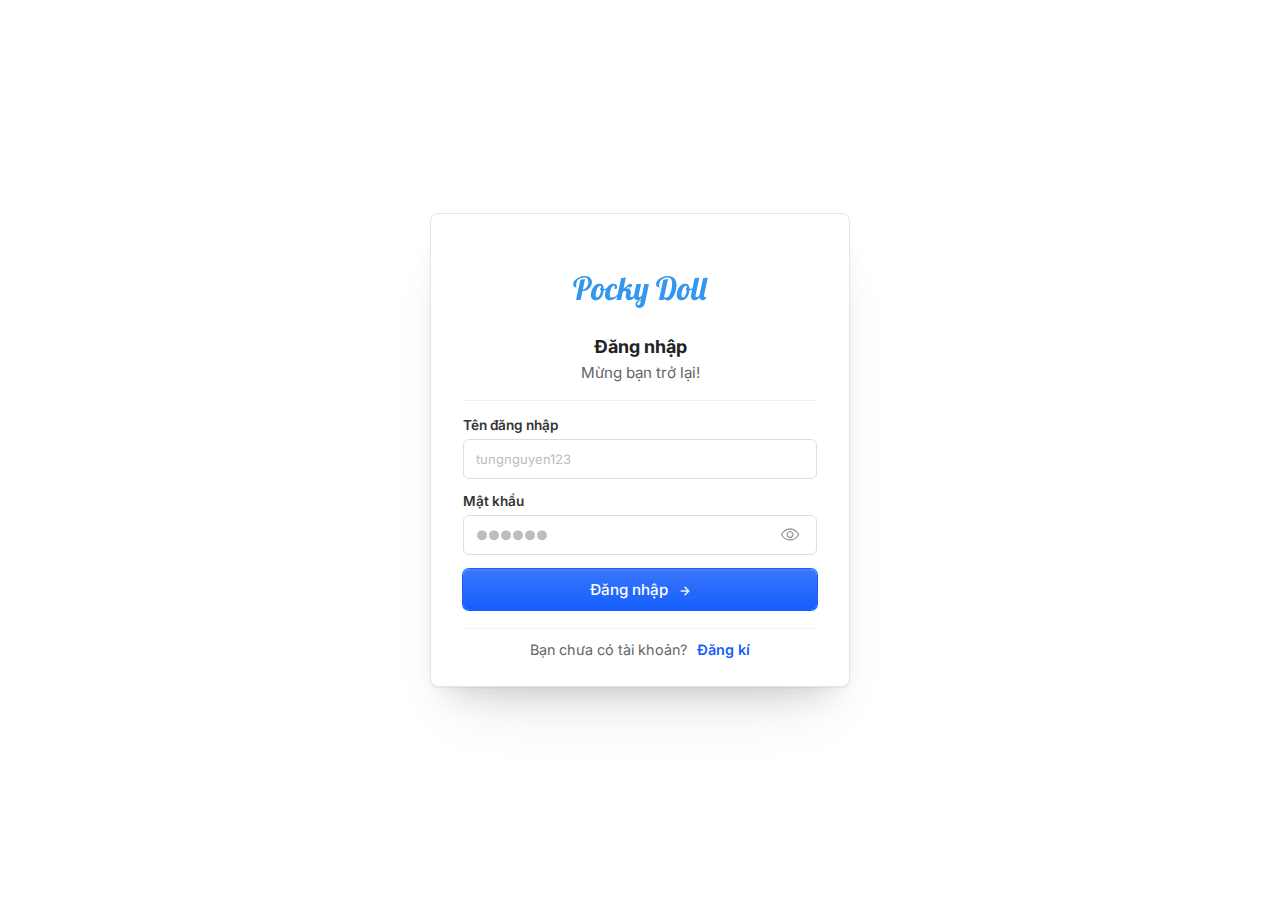
<file: pages/login.html>
<!doctype html>
<html lang="vi">
    <head>
        <meta charset="utf-8" />
        <meta name="viewport" content="width=device-width,initial-scale=1" />
        <title>Đăng nhập | Pocky Doll</title>

        <link
            href="https://fonts.googleapis.com/css2?family=Inter:ital,opsz,wght@0,14..32,100..900;1,14..32,100..900&display=swap"
            rel="stylesheet"
        />
        <link
            rel="stylesheet"
            href="https://fonts.googleapis.com/css2?family=Material+Symbols+Rounded:opsz,wght,FILL,GRAD@20..48,100..700,0..1,-50..200"
        />

        <!-- Link to your CSS -->
        <link rel="stylesheet" href="../assets/css/style.css" />
    </head>
    <body>
        <div class="page">
            <main class="card" role="main" aria-labelledby="title">
                <div class="logo">
                    <a href="../index.html">
                        <img src="../assets/img/logo.svg" alt="Pocky Doll" />
                    </a>
                </div>

                <h1 id="title">Đăng nhập</h1>
                <div class="subtitle">Mừng bạn trở lại!</div>

                <form id="loginForm" novalidate>
                    <div class="divider" aria-hidden="true">
                        <div class="divider-line"></div>
                    </div>

                    <div class="form-row">
                        <label for="username">Tên đăng nhập</label>
                        <!-- pattern: letters, numbers, dot, underscore, hyphen; length 3-30 -->
                        <input
                            id="username"
                            name="username"
                            class="input"
                            type="text"
                            placeholder="tungnguyen123"
                            required
                            pattern="^[A-Za-z0-9._-]{3,30}$"
                            title="3–30 kí tự. Được phép dùng chữ cái, số, '.', '_' và '-'."
                            autocomplete="username"
                        />
                    </div>

                    <div class="form-row">
                        <label for="password">Mật khẩu</label>
                        <div class="password-wrap">
                            <input
                                id="password"
                                name="password"
                                class="input"
                                type="password"
                                placeholder="●●●●●●"
                                required
                                minlength="6"
                                autocomplete="current-password"
                                title="Tối thiểu 6 kí tự."
                            />

                            <button
                                type="button"
                                class="password-toggle"
                                id="pwdToggle"
                                aria-label="Show password"
                            >
                                <span
                                    id="eyeIcon"
                                    class="material-symbols-rounded"
                                    >visibility</span
                                >
                            </button>
                        </div>
                    </div>

                    <div class="form-row">
                        <button class="btn" type="submit">
                            Đăng nhập
                            <svg
                                class="arrow"
                                viewBox="0 0 8 8"
                                xmlns="http://www.w3.org/2000/svg"
                            >
                                <path
                                    d="M1 4h5M4 1l3 3-3 3"
                                    stroke="rgba(255,255,255,0.95)"
                                    stroke-width="1.25"
                                    fill="none"
                                    stroke-linecap="round"
                                    stroke-linejoin="round"
                                />
                            </svg>
                        </button>
                    </div>
                </form>

                <div class="card-footer">
                    Bạn chưa có tài khoản?
                    <a href="../pages/signup.html" id="signupLink">Đăng kí</a>
                </div>
            </main>
        </div>

        <!-- Link to JavaScript -->
        <script src="../assets/js/auth.js"></script>
    </body>
</html>
</file>
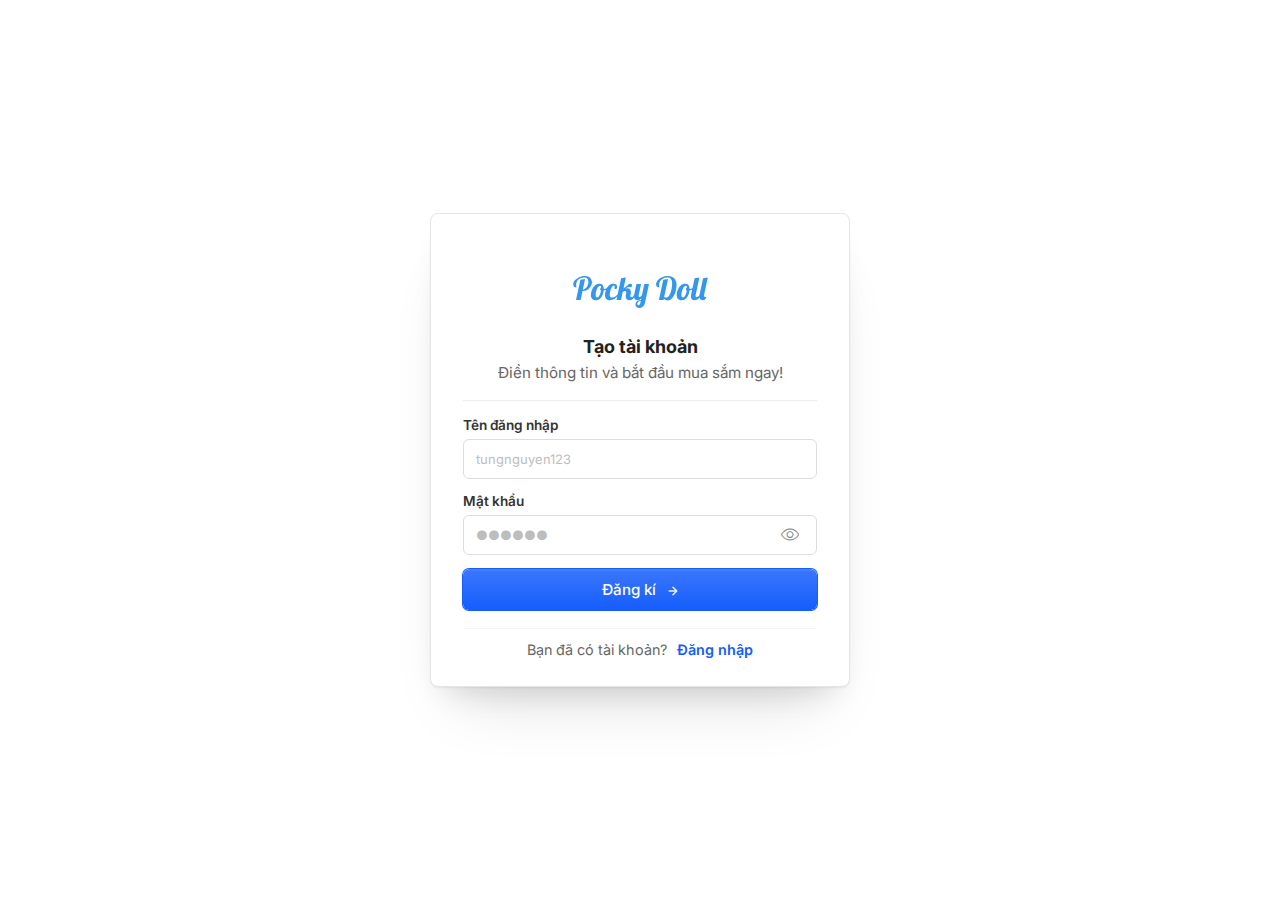
<file: pages/signup.html>
<!doctype html>
<html lang="vi">
    <head>
        <meta charset="utf-8" />
        <meta name="viewport" content="width=device-width,initial-scale=1" />
        <title>Đăng kí | Pocky Doll</title>

        <link
            href="https://fonts.googleapis.com/css2?family=Inter:ital,opsz,wght@0,14..32,100..900;1,14..32,100..900&display=swap"
            rel="stylesheet"
        />
        <link
            rel="stylesheet"
            href="https://fonts.googleapis.com/css2?family=Material+Symbols+Rounded:opsz,wght,FILL,GRAD@20..48,100..700,0..1,-50..200"
        />

        <!-- Link to your CSS -->
        <link rel="stylesheet" href="../assets/css/style.css" />
    </head>
    <body>
        <div class="page">
            <main class="card" role="main" aria-labelledby="title">
                <div class="logo">
                    <a href="../index.html">
                        <img src="../assets/img/logo.svg" alt="Pocky Doll" />
                    </a>
                </div>

                <h1 id="title">Tạo tài khoản</h1>
                <div class="subtitle">
                    Điền thông tin và bắt đầu mua sắm ngay!
                </div>

                <form id="signupForm" novalidate>
                    <div class="divider" aria-hidden="true">
                        <div class="divider-line"></div>
                    </div>

                    <div class="form-row">
                        <label for="username">Tên đăng nhập</label>
                        <!-- pattern: letters, numbers, dot, underscore, hyphen; length 3-30 -->
                        <input
                            id="username"
                            name="username"
                            class="input"
                            type="text"
                            placeholder="tungnguyen123"
                            required
                            pattern="^[A-Za-z0-9._-]{3,30}$"
                            title="3–30 kí tự. Được phép dùng chữ cái, số, '.', '_' và '-'."
                            autocomplete="username"
                        />
                    </div>

                    <div class="form-row">
                        <label for="password">Mật khẩu</label>
                        <div class="password-wrap">
                            <input
                                id="password"
                                name="password"
                                class="input"
                                type="password"
                                placeholder="●●●●●●"
                                required
                                minlength="6"
                                autocomplete="new-password"
                                title="Tối thiểu 6 kí tự."
                            />

                            <button
                                type="button"
                                class="password-toggle"
                                id="pwdToggle"
                                aria-label="Show password"
                            >
                                <span
                                    id="eyeIcon"
                                    class="material-symbols-rounded"
                                    >visibility</span
                                >
                            </button>
                        </div>
                    </div>

                    <div class="form-row">
                        <button class="btn" type="submit">
                            Đăng kí
                            <svg
                                class="arrow"
                                viewBox="0 0 8 8"
                                xmlns="http://www.w3.org/2000/svg"
                            >
                                <path
                                    d="M1 4h5M4 1l3 3-3 3"
                                    stroke="rgba(255,255,255,0.95)"
                                    stroke-width="1.25"
                                    fill="none"
                                    stroke-linecap="round"
                                    stroke-linejoin="round"
                                />
                            </svg>
                        </button>
                    </div>
                </form>

                <div class="card-footer">
                    Bạn đã có tài khoản?
                    <a href="../pages/login.html" id="loginLink">Đăng nhập</a>
                </div>
            </main>
        </div>

        <!-- Link to JavaScript -->
        <script src="../assets/js/auth.js"></script>
    </body>
</html>
</file>
<file: assets/css/style.css>
:root {
    --border-radius: 0.375rem;
    --border-radius-md: calc(var(--border-radius) * 1);
    --border-radius-lg: calc(var(--border-radius) * 4 / 3);
    --spacing: 1rem;
    --font-size: 0.8125rem;
    --font-size-md: var(--font-size);
    --font-weight-medium: 500;
    --color-shadow: #000000;
    --color-border: #bfbfbf;
    --color-neutral: #000000;

    --btn-top: #3a77fc;
    --btn-bottom: #155dfc;

    --page-bg: #ffffff;
}

/* page */
/* Apply typeface globally */
html,
body,
input,
textarea,
button,
select
/*, label*/ {
    height: 100%;
    background: var(--page-bg);
    font-family:
        "Inter",
        system-ui,
        -apple-system,
        "Segoe UI",
        Roboto,
        "Helvetica Neue",
        Arial;
    margin: 0;
    color: #222;
}

/* center and spacing */
.page {
    min-height: 100vh;
    display: flex;
    align-items: center;
    justify-content: center;
    padding: 0;
}

/* Card */
.card {
    width: 420px;
    max-width: calc(100% - 32px);
    background: #ffffff; /* (1) Background colour: #ffffff */
    border-radius: var(--border-radius-lg); /* inspector token */
    border: 1px solid #e5e5e5;
    padding: 28px 32px;
    box-sizing: border-box;

    /* inspector's complex shadow:
    0px 0px 2px 0px color-mix(in srgb, transparent, var(--clerk-color-shadow, #000000) 8%),
    0px 1px 2px 0px color-mix(in srgb, transparent, var(--clerk-color-shadow, #000000) 6%),
    0px 0px 0px 1px color-mix(in srgb, transparent, var(--clerk-color-border, var(--clerk-color-neutral, #000000)) 3%);
    I (Quan) decided approximate with layered shadows and a faint border effect.
    */
    box-shadow:
        0 40px 60px -30px rgba(0, 0, 0, 0.15),
        0 18px 28px -14px rgba(0, 0, 0, 0.12),
        0 1px 2px rgba(0, 0, 0, 0.06);
    position: relative;
}

/* small top logo placeholder */
.logo {
    display: flex;
    justify-content: center;
    align-items: center;
    margin: 6px auto 8px;
    width: 174px;
    height: 80px;
}

.logo img {
    display: block;
    width: 100%;
    height: auto;
}

h1 {
    margin: 8px 0 6px;
    text-align: center;
    font-size: 1.125rem;
    font-weight: 700;
    line-height: 1.2;
}
.subtitle {
    text-align: center;
    color: #666;
    font-size: 0.95rem;
    margin-bottom: 18px;
}

/* Form layout */
form {
    display: block;
}

.form-row {
    margin-bottom: 14px;
}

.two-col {
    display: flex;
    gap: 14px;
}
label {
    display: block;
    font-size: 0.85rem;
    margin-bottom: 6px;
    color: #333;
    font-weight: 600;
}
.label-flex {
    display: flex;
    justify-content: space-between; /*pushes items to opposite ends */
    align-items: center; /* vertically centers them if needed */
}
.optional {
    font-weight: 400;
    font-size: 0.78rem;
    color: #8b8b8b;
    margin-left: 8px;
    font-weight: 500;
}

/* Inputs (3) */
.input {
    width: 100%;
    box-sizing: border-box;
    padding: calc(var(--spacing) * 0.375)
        calc(var(--spacing) * 0.75); /* inspector padding */
    font-size: var(--font-size-md);
    border-radius: var(--border-radius-md);
    border: 1px solid #dddddd; /* default: 1 px #dddddd */
    background: #fff;
    outline: none;
    transition:
        border-color 0.12s ease,
        box-shadow 0.12s ease,
        transform 0.08s ease;
    height: 40px;
}

.input::placeholder {
    color: #bdbdbd;
}

.input:hover {
    border-color: #b6b6b6; /* hover: #b6b6b6 */
}

.input:focus {
    border-color: #b6b6b6; /* focus border */
    /* grow animation: short grow animation 5px #d9d9d9 */
    box-shadow: 0 0 0 5px #d9d9d9;
    transform: translateZ(0);
}

/* password group with eye */
.password-wrap {
    position: relative;
}
.password-toggle {
    position: absolute;
    right: 10px;
    top: 50%;
    transform: translateY(-50%);
    background: transparent;
    border: 0;
    display: inline-flex;
    align-items: center;
    justify-content: center;
    padding: 6px;
    cursor: pointer;
    color: #7a7a7a;
    border-radius: 6px;
}
.material-symbols-rounded {
    font-family: "Material Symbols Rounded";
    font-weight: normal;
    font-style: normal;
    font-size: 22px; /* tweak as needed */
    line-height: 1;
    letter-spacing: normal;
    text-transform: none;
    display: inline-block;
    white-space: nowrap;
    word-wrap: normal;
    direction: ltr;
    -webkit-font-feature-settings: "liga";
    -webkit-font-smoothing: antialiased;
    color: #7a7a7a;
    transition: color 0.15s ease;
    font-variation-settings:
        "FILL" 0,
        "wght" 200,
        "GRAD" 0,
        "opsz" 24;
}
.password-toggle:hover .material-symbols-rounded {
    color: #555;
}
.password-toggle:focus {
    outline: 2px solid rgba(21, 95, 252, 0.12);
}

/* Continue button (2) */
.btn {
    width: 100%;
    display: inline-block;
    text-align: center;
    padding: 11px 14px;
    font-size: 0.95rem;
    border-radius: var(--border-radius-md);
    font-weight: var(--font-weight-medium);
    position: relative;
    cursor: pointer;
    color: #fff;
    border: 0; /* we will simulate outside border with box-shadow below */
    background: linear-gradient(180deg, var(--btn-top), var(--btn-bottom));
    box-shadow:
        0 2px 0 0 rgba(255, 255, 255, 0.08) inset,
        0 0 0 1px #155dfc; /* the 1px "outside" border effect */
    transition:
        transform 0.06s ease,
        filter 0.08s ease;
    overflow: hidden;
}

/* hover: white overlay 20% */
.btn::after {
    content: "";
    position: absolute;
    inset: 0;
    background: rgba(255, 255, 255, 0); /* 0 by default */
    pointer-events: none;
    transition: background 0.12s ease;
}
.btn:hover::after {
    background: rgba(255, 255, 255, 0.2); /* 20% opacity white overlay */
}
.btn:active {
    transform: translateY(1px);
}

/* small arrow icon */
.btn .arrow {
    display: inline-block;
    margin-left: 8px;
    width: 10px;
    height: 10px;
    vertical-align: middle;
    opacity: 0.95;
}

.divider {
    display: flex;
    align-items: center;
    gap: 12px;
    margin: 16px 0;
}
.divider-line {
    flex: 1;
    height: 1px;
    background: #eee;
}
.divider-text {
    color: #999;
    font-size: 0.9rem;
    text-transform: lowercase;
}

/* footer */
.card-footer {
    margin-top: 18px;
    padding-top: 12px;
    border-top: 1px solid rgba(0, 0, 0, 0.04);
    text-align: center;
    font-size: 0.9rem;
    color: #666;
}
.card-footer a {
    color: var(--btn-bottom);
    text-decoration: none;
    font-weight: 600;
    margin-left: 6px;
}

/* responsive */
@media (max-width: 520px) {
    .card {
        padding: 22px 18px;
        width: 94%;
    }
    .two-col {
        flex-direction: column;
    }
}
</file>
